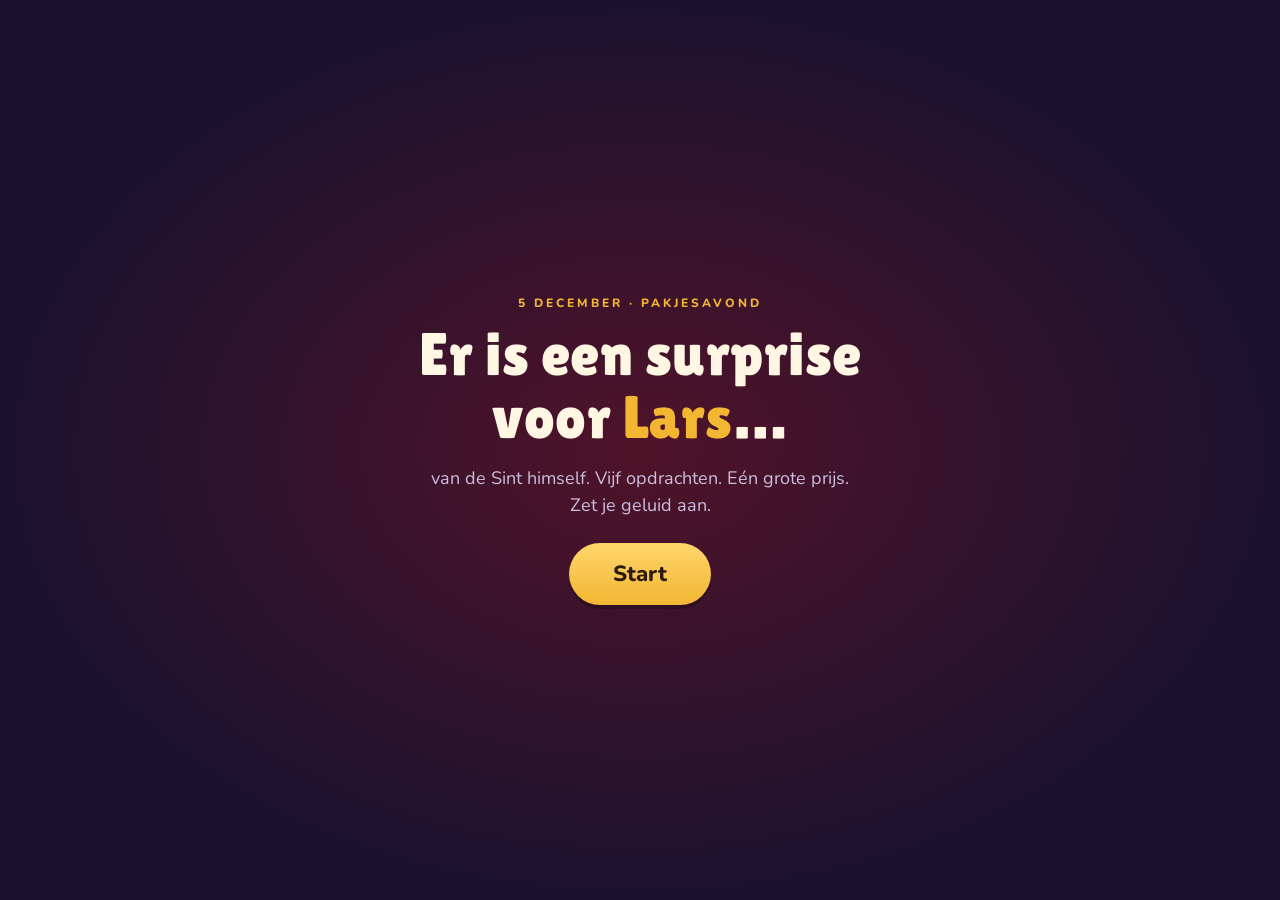
<file: index.html>
<!doctype html>
<html lang="nl">
<head>
  <meta charset="utf-8">
  <meta name="viewport" content="width=device-width, initial-scale=1">
  <title>Surprise van de Sint</title>
  <meta name="description" content="Een Sinterklaas-surprise voor Lars: 5 opdrachten, 1 Sint.">
  <link rel="preconnect" href="https://fonts.googleapis.com">
  <link rel="preconnect" href="https://fonts.gstatic.com" crossorigin>
  <link href="https://fonts.googleapis.com/css2?family=Lilita+One&family=Nunito:wght@400;700;800&display=swap" rel="stylesheet">
  <link rel="stylesheet" href="style.css">
</head>
<body>
  <!-- Startscherm: klik nodig zodat de browser geluid mag afspelen -->
  <section id="intro" class="intro">
    <div class="intro-card">
      <p class="eyebrow">5 december · Pakjesavond</p>
      <h1>Er is een surprise<br>voor <span class="naam">Lars</span>…</h1>
      <p class="sub">van de Sint himself. Vijf opdrachten. Eén grote prijs.<br>Zet je geluid aan.</p>
      <button id="startBtn" class="btn btn-gold btn-big">Start</button>
    </div>
  </section>

  <main id="app" class="app" hidden>
    <header class="top">
      <h2>De Sint <span>vs</span> <span class="naam">Lars</span></h2>
      <div class="top-right">
        <button id="replayBtn" class="btn btn-small" title="Laat Sint en Lars het nog een keer zeggen">↻ Herhaal</button>
        <div class="progress"><span id="progressText">0 / 5</span><div class="bar"><i id="progressBar"></i></div></div>
      </div>
    </header>

    <div class="stage" id="stage">
      <iframe id="game" title="Sint en Lars" allow="autoplay"></iframe>
      <div class="bubble sint" id="bubbleSint" hidden></div>
      <div class="bubble lars" id="bubbleLars" hidden></div>
      <div class="stage-fallback" id="stageFallback" hidden>
        <div>🎁</div>
        <p>Sint en Lars zijn nog onderweg…<br><small>(game nog niet geëxporteerd naar <code>website/game/</code>)</small></p>
      </div>
    </div>

    <section class="board" id="board" aria-label="Opdrachten"></section>

    <section class="panel" id="panel" hidden>
      <button class="close" id="panelClose" aria-label="Sluiten">×</button>
      <div id="panelBody"></div>
    </section>

    <footer class="foot">
      <button id="resetBtn" class="link">opnieuw beginnen</button>
    </footer>
  </main>

  <section id="win" class="win" hidden>
    <div class="win-card">
      <p class="eyebrow">Alle vakjes open</p>
      <h1>De Sint geeft het toe…</h1>
      <p class="sub"><span class="naam">Lars</span> is de beste. Maar het rappen? Dat laat je toch maar aan de old skool mannen over.</p>
      <p class="sub small">Deze oude Reus is uit van hier. Zie je later…. Ha jen tooo</p>
      <button id="winClose" class="btn btn-gold">Nog één keer kijken</button>
    </div>
    <canvas id="confetti"></canvas>
  </section>

  <audio id="rapAudio" preload="none"></audio>
  <script src="config.js"></script>
  <script src="voice.js"></script>
  <script src="app.js"></script>
</body>
</html>
</file>
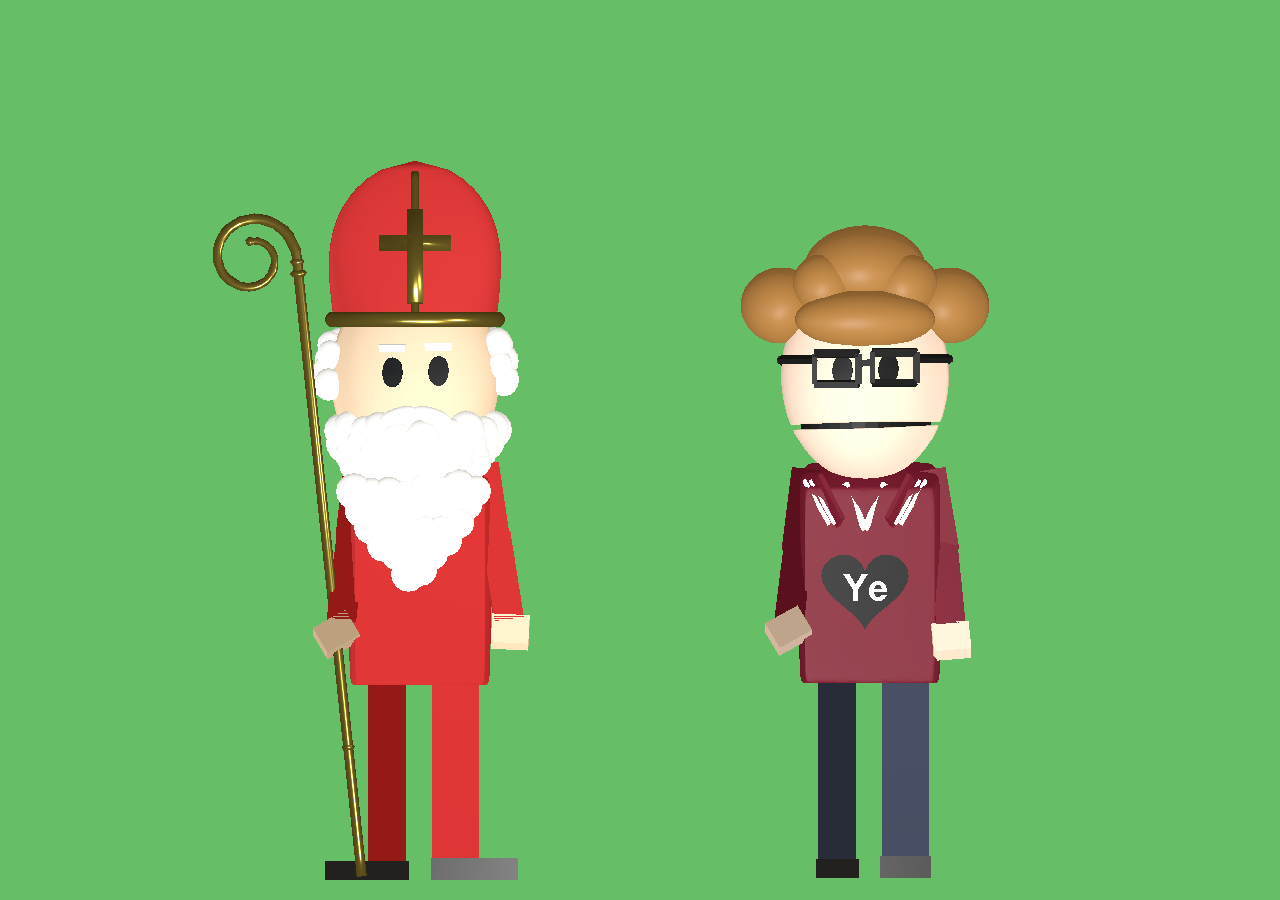
<file: game/index.html>
<!DOCTYPE html>
<html lang="en">
	<head>
		<meta charset="utf-8">
		<meta name="viewport" content="width=device-width, user-scalable=no, initial-scale=1.0">
		<title>suprise</title>
		<style>
html, body, #canvas {
	margin: 0;
	padding: 0;
	border: 0;
}

body {
	color: white;
	background-color: black;
	overflow: hidden;
	touch-action: none;
}

#canvas {
	display: block;
}

#canvas:focus {
	outline: none;
}

#status, #status-splash, #status-progress {
	position: absolute;
	left: 0;
	right: 0;
}

#status, #status-splash {
	top: 0;
	bottom: 0;
}

#status {
	background-color: #242424;
	display: flex;
	flex-direction: column;
	justify-content: center;
	align-items: center;
	visibility: hidden;
}

#status-splash {
	max-height: 100%;
	max-width: 100%;
	margin: auto;
}

#status-splash.show-image--false {
	display: none;
}

#status-splash.fullsize--true {
	height: 100%;
	width: 100%;
	object-fit: contain;
}

#status-splash.use-filter--false {
	image-rendering: pixelated;
}

#status-progress, #status-notice {
	display: none;
}

#status-progress {
	bottom: 10%;
	width: 50%;
	margin: 0 auto;
}

#status-notice {
	background-color: #5b3943;
	border-radius: 0.5rem;
	border: 1px solid #9b3943;
	color: #e0e0e0;
	font-family: 'Noto Sans', 'Droid Sans', Arial, sans-serif;
	line-height: 1.3;
	margin: 0 2rem;
	overflow: hidden;
	padding: 1rem;
	text-align: center;
	z-index: 1;
}
		</style>
		<link id="-gd-engine-icon" rel="icon" type="image/png" href="index.icon.png" />
<link rel="apple-touch-icon" href="index.apple-touch-icon.png"/>
<style>html,body{background:#66bb66 !important}</style>
	</head>
	<body>
		<canvas id="canvas">
			Your browser does not support the canvas tag.
		</canvas>

		<noscript>
			Your browser does not support JavaScript.
		</noscript>

		<div id="status">
			<img id="status-splash" class="show-image--true fullsize--true use-filter--true" src="index.png" alt="">
			<progress id="status-progress"></progress>
			<div id="status-notice"></div>
		</div>

		<script src="index.js"></script>
		<script>
const GODOT_CONFIG = {"args":[],"canvasResizePolicy":2,"emscriptenPoolSize":8,"ensureCrossOriginIsolationHeaders":true,"executable":"index","experimentalVK":false,"fileSizes":{"index.pck":13204384,"index.wasm":39514754},"focusCanvas":false,"gdextensionLibs":[],"godotPoolSize":4};
const GODOT_THREADS_ENABLED = false;
const engine = new Engine(GODOT_CONFIG);

(function () {
	const statusOverlay = document.getElementById('status');
	const statusProgress = document.getElementById('status-progress');
	const statusNotice = document.getElementById('status-notice');

	let initializing = true;
	let statusMode = '';

	function setStatusMode(mode) {
		if (statusMode === mode || !initializing) {
			return;
		}
		if (mode === 'hidden') {
			statusOverlay.remove();
			initializing = false;
			return;
		}
		statusOverlay.style.visibility = 'visible';
		statusProgress.style.display = mode === 'progress' ? 'block' : 'none';
		statusNotice.style.display = mode === 'notice' ? 'block' : 'none';
		statusMode = mode;
	}

	function setStatusNotice(text) {
		while (statusNotice.lastChild) {
			statusNotice.removeChild(statusNotice.lastChild);
		}
		const lines = text.split('\n');
		lines.forEach((line) => {
			statusNotice.appendChild(document.createTextNode(line));
			statusNotice.appendChild(document.createElement('br'));
		});
	}

	function displayFailureNotice(err) {
		console.error(err);
		if (err instanceof Error) {
			setStatusNotice(err.message);
		} else if (typeof err === 'string') {
			setStatusNotice(err);
		} else {
			setStatusNotice('An unknown error occurred.');
		}
		setStatusMode('notice');
		initializing = false;
	}

	const missing = Engine.getMissingFeatures({
		threads: GODOT_THREADS_ENABLED,
	});

	if (missing.length !== 0) {
		if (GODOT_CONFIG['serviceWorker'] && GODOT_CONFIG['ensureCrossOriginIsolationHeaders'] && 'serviceWorker' in navigator) {
			let serviceWorkerRegistrationPromise;
			try {
				serviceWorkerRegistrationPromise = navigator.serviceWorker.getRegistration();
			} catch (err) {
				serviceWorkerRegistrationPromise = Promise.reject(new Error('Service worker registration failed.'));
			}
			// There's a chance that installing the service worker would fix the issue
			Promise.race([
				serviceWorkerRegistrationPromise.then((registration) => {
					if (registration != null) {
						return Promise.reject(new Error('Service worker already exists.'));
					}
					return registration;
				}).then(() => engine.installServiceWorker()),
				// For some reason, `getRegistration()` can stall
				new Promise((resolve) => {
					setTimeout(() => resolve(), 2000);
				}),
			]).then(() => {
				// Reload if there was no error.
				window.location.reload();
			}).catch((err) => {
				console.error('Error while registering service worker:', err);
			});
		} else {
			// Display the message as usual
			const missingMsg = 'Error\nThe following features required to run Godot projects on the Web are missing:\n';
			displayFailureNotice(missingMsg + missing.join('\n'));
		}
	} else {
		setStatusMode('progress');
		engine.startGame({
			'onProgress': function (current, total) {
				if (current > 0 && total > 0) {
					statusProgress.value = current;
					statusProgress.max = total;
				} else {
					statusProgress.removeAttribute('value');
					statusProgress.removeAttribute('max');
				}
			},
		}).then(() => {
			setStatusMode('hidden');
		}, displayFailureNotice);
	}
}());
		</script>
	</body>
</html>
</file>
<file: style.css>
:root {
  --night: #1b1230;
  --night-2: #2a1c48;
  --red: #b3151b;
  --red-dark: #7d0d12;
  --gold: #f2b632;
  --gold-dark: #b9831a;
  --cream: #fff6e3;
  --ink: #2b1a0f;
  --muted: #cbbfe0;
  --ok: #3fae5a;
  --radius: 18px;
  --shadow: 0 10px 30px rgba(0, 0, 0, .35);
}

* { box-sizing: border-box; }
html, body { margin: 0; }
body {
  font-family: "Nunito", system-ui, sans-serif;
  color: var(--cream);
  background:
    radial-gradient(circle at 15% 10%, rgba(242,182,50,.12) 0 2px, transparent 3px) 0 0 / 46px 46px,
    radial-gradient(circle at 70% 60%, rgba(255,255,255,.08) 0 1.5px, transparent 2.5px) 0 0 / 31px 31px,
    linear-gradient(180deg, var(--night) 0%, var(--night-2) 100%);
  min-height: 100vh;
}
h1, h2, h3 { font-family: "Lilita One", "Nunito", sans-serif; font-weight: 400; letter-spacing: .5px; margin: 0; }
.naam { color: var(--gold); }
.eyebrow { text-transform: uppercase; letter-spacing: 3px; font-size: 12px; font-weight: 800; color: var(--gold); margin: 0 0 12px; }
.sub { color: var(--muted); font-size: 18px; line-height: 1.5; margin: 16px 0 24px; }
.small { font-size: 15px; }
[hidden] { display: none !important; }

/* Knoppen */
.btn {
  font: 800 17px "Nunito", sans-serif; border: 0; border-radius: 999px; cursor: pointer;
  padding: 12px 22px; color: var(--ink); background: var(--cream);
  box-shadow: 0 4px 0 rgba(0,0,0,.25); transition: transform .08s, filter .15s;
}
.btn:hover { filter: brightness(1.05); }
.btn:active { transform: translateY(2px); box-shadow: 0 2px 0 rgba(0,0,0,.25); }
.btn:disabled { opacity: .45; cursor: not-allowed; }
.btn-gold { background: linear-gradient(180deg, #ffd56b, var(--gold)); }
.btn-red { background: linear-gradient(180deg, #e0333a, var(--red)); color: #fff; }
.btn-big { font-size: 22px; padding: 16px 44px; }
.link { background: none; border: 0; color: var(--muted); text-decoration: underline; cursor: pointer; font: inherit; opacity: .6; }

/* Intro + win */
.intro, .win {
  position: fixed; inset: 0; display: grid; place-items: center; padding: 16px; z-index: 20;
  background: radial-gradient(ellipse at center, rgba(179,21,27,.35), transparent 70%), var(--night);
}
.intro-card, .win-card { max-width: 560px; text-align: center; position: relative; z-index: 2; }
.intro h1, .win h1 { font-size: clamp(36px, 8vw, 60px); line-height: 1.05; }
.win { background: radial-gradient(ellipse at center, rgba(242,182,50,.3), transparent 70%), var(--night); }
#confetti { position: absolute; inset: 0; width: 100%; height: 100%; pointer-events: none; z-index: 1; }

/* App */
.app { max-width: 960px; margin: 0 auto; padding: 16px 16px 40px; }
.top { display: flex; align-items: center; justify-content: space-between; gap: 12px; margin-bottom: 12px; flex-wrap: wrap; }
.top h2 { font-size: 26px; }
.top h2 span:not(.naam) { color: var(--muted); font-size: 18px; }
.progress { display: flex; align-items: center; gap: 10px; font-weight: 800; }
.bar { width: 140px; height: 10px; border-radius: 99px; background: rgba(255,255,255,.12); overflow: hidden; }
.bar i { display: block; height: 100%; width: 0; background: linear-gradient(90deg, var(--gold), #ffe08a); transition: width .5s; }

.stage {
  position: relative; width: 100%; aspect-ratio: 5 / 4; max-height: 62vh;
  border-radius: var(--radius); overflow: hidden; background: #66bb66; box-shadow: var(--shadow);
  border: 4px solid var(--gold-dark);
}
.stage iframe { position: absolute; inset: 0; width: 100%; height: 100%; border: 0; pointer-events: none; }
.stage-fallback { position: absolute; inset: 0; display: grid; place-content: center; text-align: center; color: #133; font-weight: 800; }
.stage-fallback div { font-size: 64px; }
.stage-fallback code { background: rgba(0,0,0,.1); padding: 1px 5px; border-radius: 5px; }

/* Vakjes */
.board { display: grid; grid-template-columns: repeat(5, 1fr); gap: 12px; margin: 18px 0; }
.tile {
  position: relative; aspect-ratio: 1; border-radius: 16px; border: 0; cursor: pointer; padding: 8px;
  font: 400 15px "Lilita One", sans-serif; color: #fff; text-align: center;
  background: linear-gradient(160deg, #d42a31, var(--red-dark));
  box-shadow: 0 6px 0 #4d070b, var(--shadow);
  display: flex; flex-direction: column; align-items: center; justify-content: center; gap: 4px;
  transition: transform .12s;
}
.tile:hover:not(:disabled) { transform: translateY(-3px); }
.tile .num, .tile .lbl { position: relative; z-index: 1; }
.tile .num { font-size: clamp(26px, 6vw, 44px); line-height: 1; color: #fff;
  background: var(--red-dark); border: 3px solid var(--gold); border-radius: 50%;
  width: 1.6em; height: 1.6em; display: grid; place-items: center; }
.tile .lbl { font-size: clamp(11px, 2.4vw, 16px); background: rgba(0,0,0,.45); padding: 2px 8px; border-radius: 99px; }
.tile.done .num { background: #fff; border-color: var(--red); }
.tile .lint { position: absolute; inset: 0; border-radius: 16px; pointer-events: none;
  background: linear-gradient(90deg, transparent 46%, var(--gold) 46% 54%, transparent 54%),
              linear-gradient(0deg, transparent 46%, var(--gold) 46% 54%, transparent 54%); opacity: .85; }
.tile.locked { filter: grayscale(.7) brightness(.6); cursor: not-allowed; }
.tile.done { background: linear-gradient(160deg, #ffe08a, var(--gold)); color: var(--ink); box-shadow: 0 6px 0 var(--gold-dark), var(--shadow); }
.tile.done .num { color: var(--red); }
.tile.done .lint { display: none; }
.tile.current { animation: pulse 1.6s infinite; }
@keyframes pulse { 50% { transform: translateY(-4px) scale(1.03); } }

/* Paneel met opdracht */
.panel {
  position: relative; background: var(--cream); color: var(--ink); border-radius: var(--radius);
  padding: 22px 20px 24px; box-shadow: var(--shadow);
}
.panel h3 { font-size: 28px; color: var(--red); margin-bottom: 6px; }
.panel p { line-height: 1.5; }
.close { position: absolute; top: 8px; right: 12px; border: 0; background: none; font-size: 30px; cursor: pointer; color: var(--red-dark); }
.step { font-weight: 800; color: var(--gold-dark); text-transform: uppercase; font-size: 12px; letter-spacing: 2px; }

.quiz-q { font-size: 20px; font-weight: 800; margin: 14px 0; }
.options { display: grid; grid-template-columns: 1fr 1fr; gap: 10px; }
.opt { text-align: left; padding: 14px; border-radius: 12px; border: 2px solid #e6d6b5; background: #fff; font: 700 16px "Nunito", sans-serif; cursor: pointer; color: var(--ink); }
.opt:hover { border-color: var(--gold); }
.opt.wrong { border-color: var(--red); background: #fde5e5; animation: shake .35s; }
.opt.right { border-color: var(--ok); background: #e3f6e7; }
@keyframes shake { 25% { transform: translateX(-6px); } 75% { transform: translateX(6px); } }
.feedback { min-height: 26px; font-weight: 800; margin-top: 12px; }
.feedback.bad { color: var(--red); } .feedback.good { color: var(--ok); }

.lyrics { max-height: 280px; overflow: auto; background: var(--night); color: var(--muted); border-radius: 12px; padding: 14px 16px; margin: 14px 0; scroll-behavior: smooth; }
.lyrics p { margin: 6px 0; transition: color .2s, transform .2s; }
.lyrics p.now { color: var(--gold); font-weight: 800; transform: scale(1.02); transform-origin: left; }
.lyrics p.past { color: #8d82a6; }

.terms { display: grid; gap: 10px; margin: 14px 0; }
.term { display: flex; gap: 12px; align-items: flex-start; padding: 14px; border-radius: 12px; background: #fff; border: 2px solid #e6d6b5; cursor: pointer; }
.term input { width: 22px; height: 22px; margin-top: 2px; accent-color: var(--ok); }
.term b { display: block; font-size: 18px; }
.term small { color: #7a6a55; }

.code-row { display: flex; gap: 10px; margin-top: 14px; flex-wrap: wrap; }
.code-row input { flex: 1; min-width: 160px; font: 800 22px "Nunito", sans-serif; letter-spacing: 3px; text-transform: uppercase; padding: 12px 14px; border-radius: 12px; border: 2px solid #e6d6b5; }
.actions { display: flex; gap: 10px; flex-wrap: wrap; margin-top: 16px; }

.foot { text-align: center; margin-top: 24px; }

@media (max-width: 600px) {
  .board { grid-template-columns: repeat(5, 1fr); gap: 6px; }
  .tile { border-radius: 12px; padding: 4px; }
  .tile .lbl { display: none; }
  .options { grid-template-columns: 1fr; }
  .stage { aspect-ratio: 5 / 4; }
  .top h2 { font-size: 22px; }
  .bar { width: 90px; }
}

/* Tijdens een opdracht blijft de Sint in beeld (compact, bovenaan) */
body.has-panel .stage { position: sticky; top: 8px; z-index: 5; aspect-ratio: auto; height: 40vh; max-height: 40vh; }
.panel { scroll-margin-top: calc(40vh + 20px); }

/* Tekstballonnen boven het spel */
.bubble {
  position: absolute; top: 4%; max-width: 38%; z-index: 3; pointer-events: none;
  background: #fff; color: var(--ink); border-radius: 16px; padding: 10px 14px;
  font: 800 clamp(13px, 2.4vw, 19px)/1.3 "Nunito", sans-serif; box-shadow: 0 6px 16px rgba(0,0,0,.25);
}
.bubble::after { content: ""; position: absolute; bottom: -12px; border: 12px solid transparent; border-bottom: 0; border-top-color: #fff; }
.bubble.sint { left: 3%; border: 3px solid var(--red); }
.bubble.sint::after { right: 22px; }
.bubble.lars { right: 3%; border: 3px solid #5a1f2a; }
.bubble.lars::after { left: 22px; }
.bubble.pop { animation: pop .25s ease-out; }
@keyframes pop { from { transform: scale(.7); opacity: 0; } }

.top-right { display: flex; align-items: center; gap: 14px; }
.btn-small { font-size: 14px; padding: 7px 14px; background: rgba(255,255,255,.12); color: var(--cream); box-shadow: none; border: 2px solid rgba(242,182,50,.6); }
.btn-small:hover { background: rgba(242,182,50,.25); }

.toss { margin: 14px auto; width: 160px; height: 70px; border-radius: 14px; display: grid; place-items: center;
  background: var(--night); color: var(--gold); font: 400 30px "Lilita One", sans-serif; border: 3px dashed var(--gold); }
.toss.won { background: var(--red); color: #fff; border-style: solid; animation: pop .3s ease-out; }

.rap-now { font-weight: 800; color: var(--red); margin: 12px 0 0; animation: pulse 1.3s infinite; }

/* puntje van de ballon wijst naar het hoofd (positie gezet door app.js) */
.bubble::after { left: var(--tail, 22px) !important; right: auto !important; }
</file>
